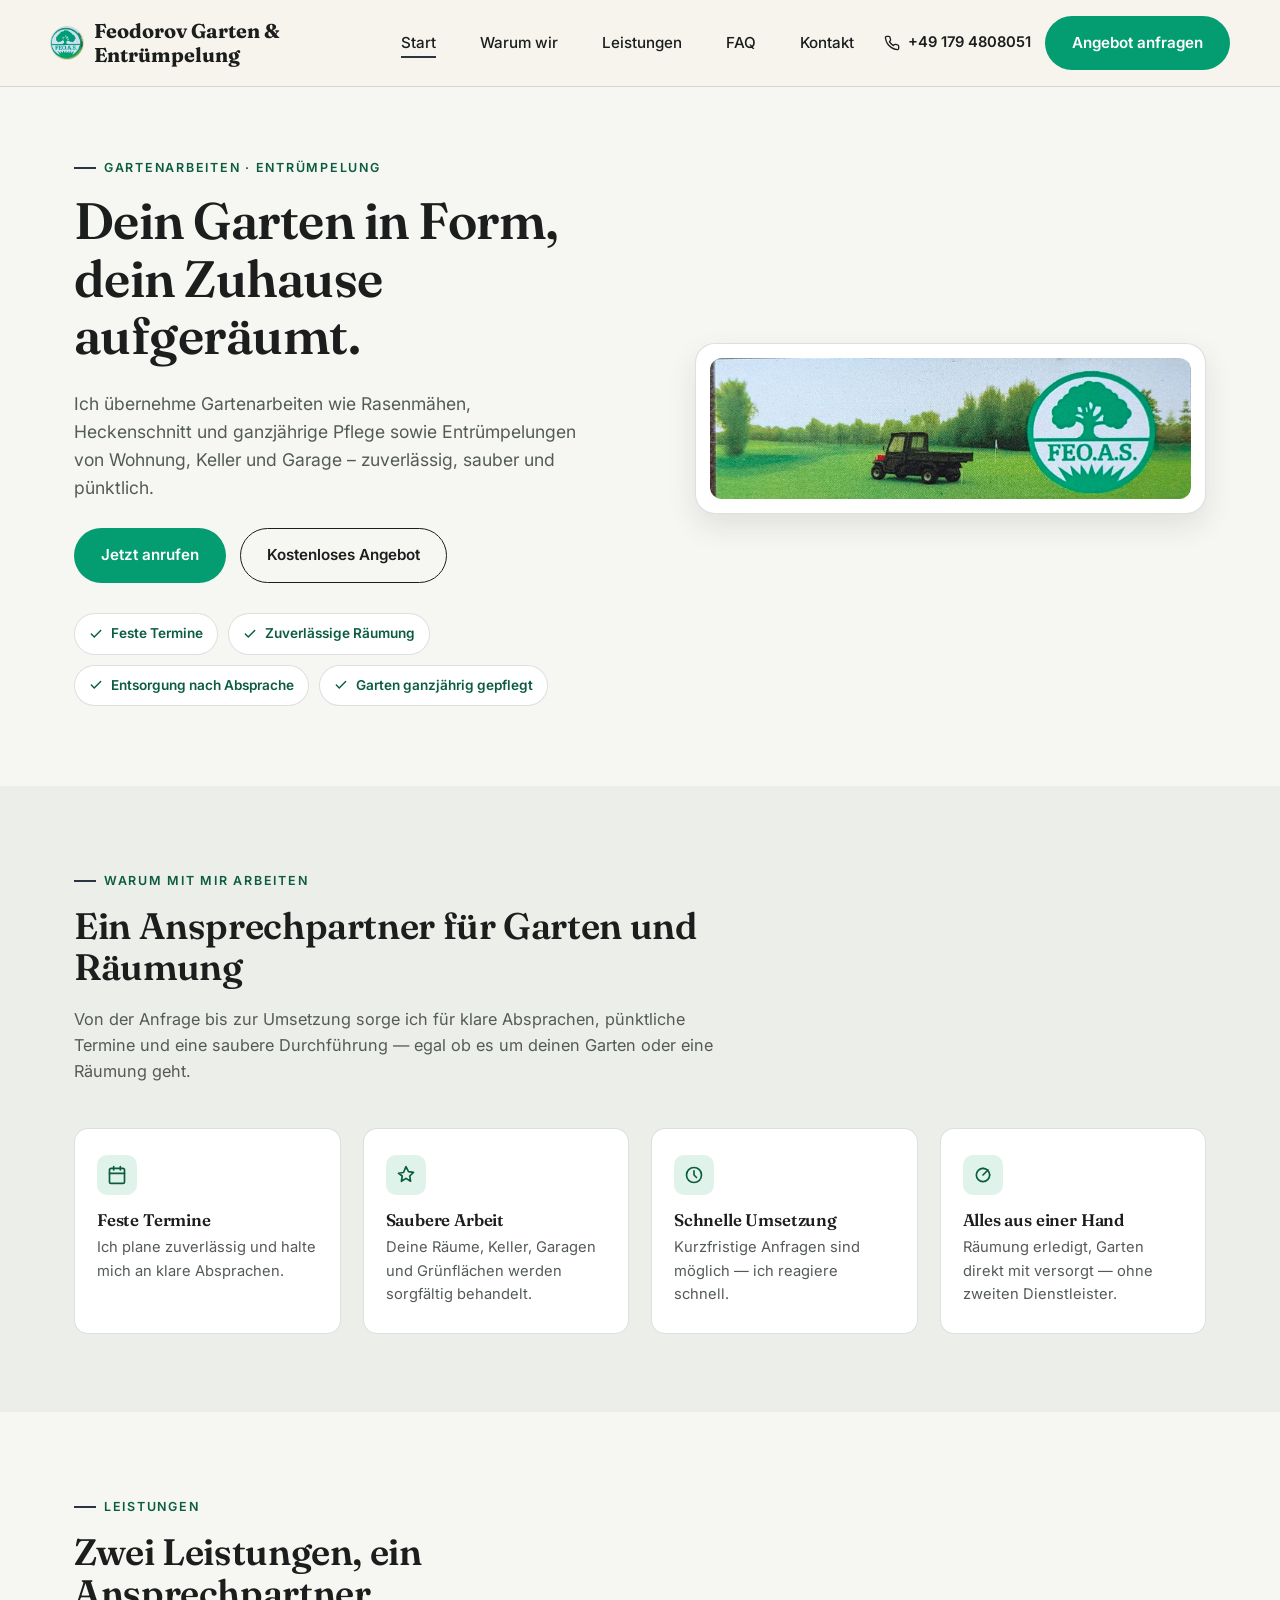
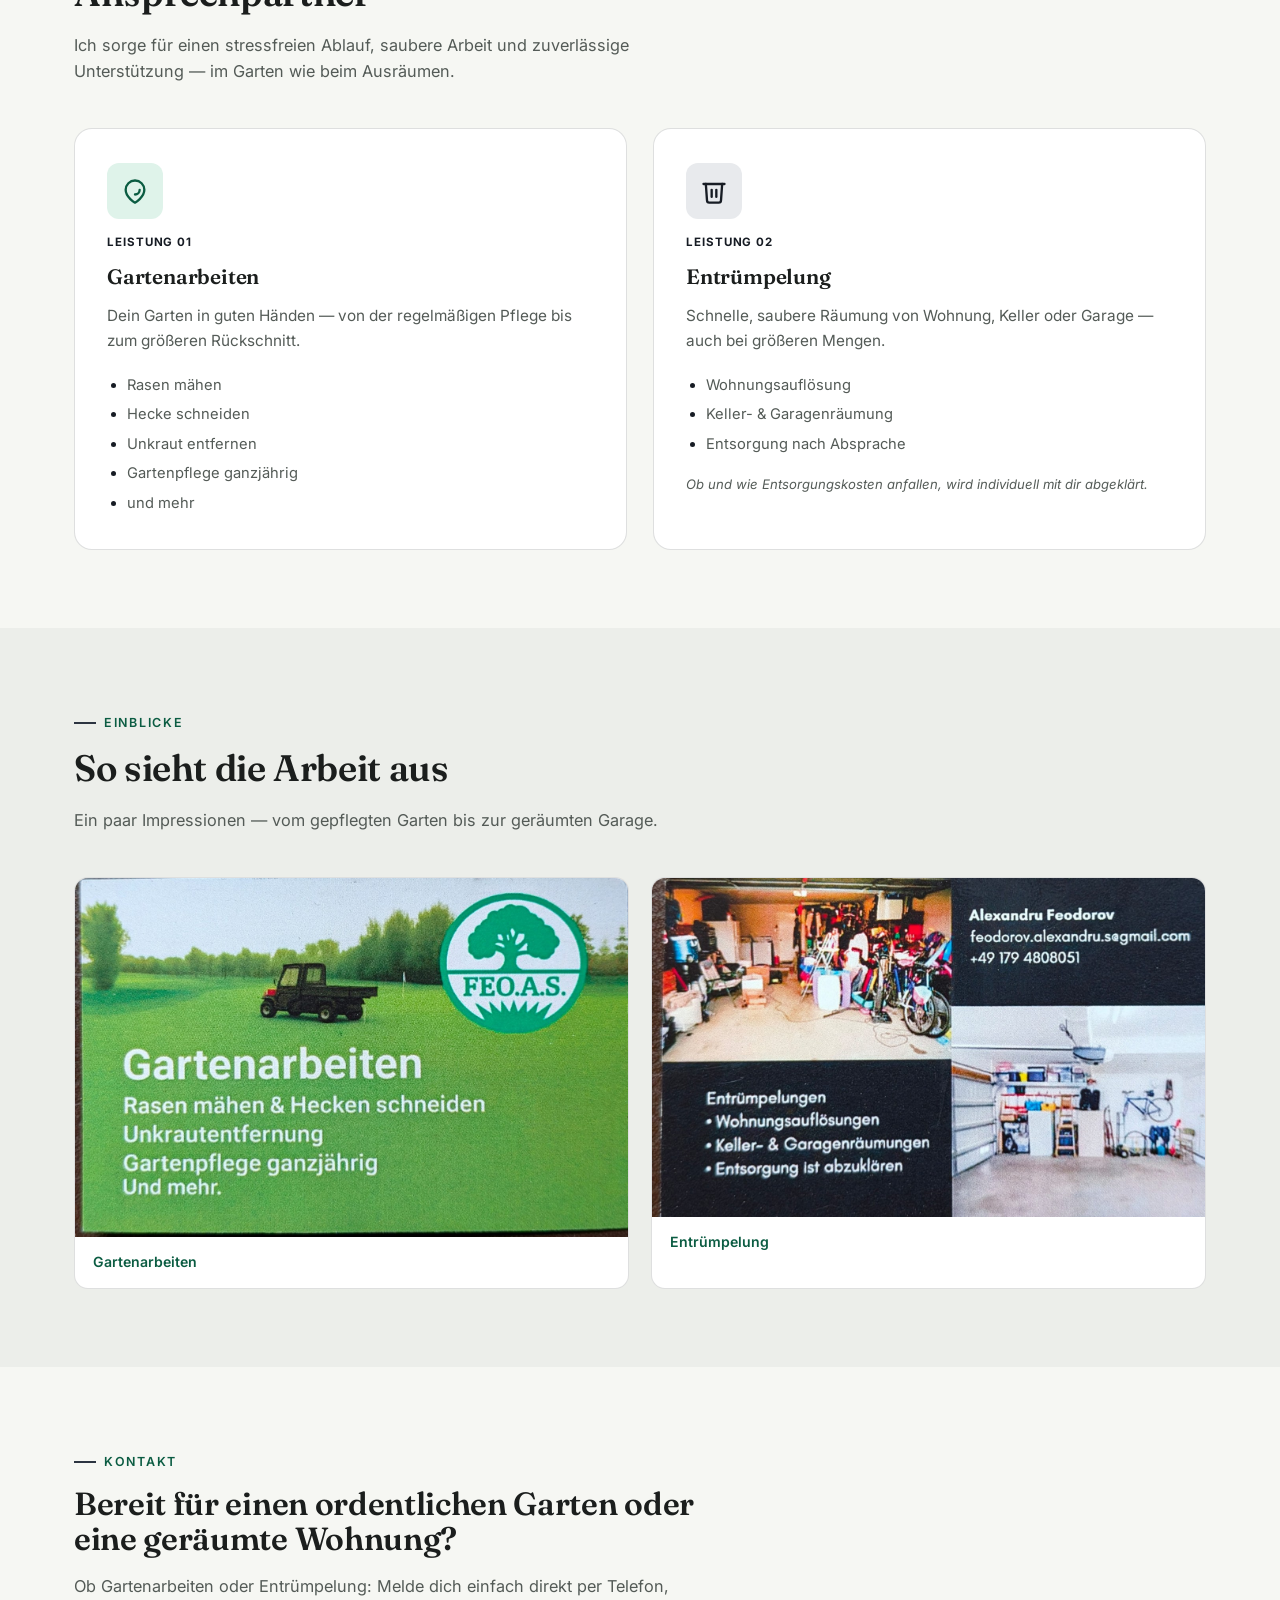
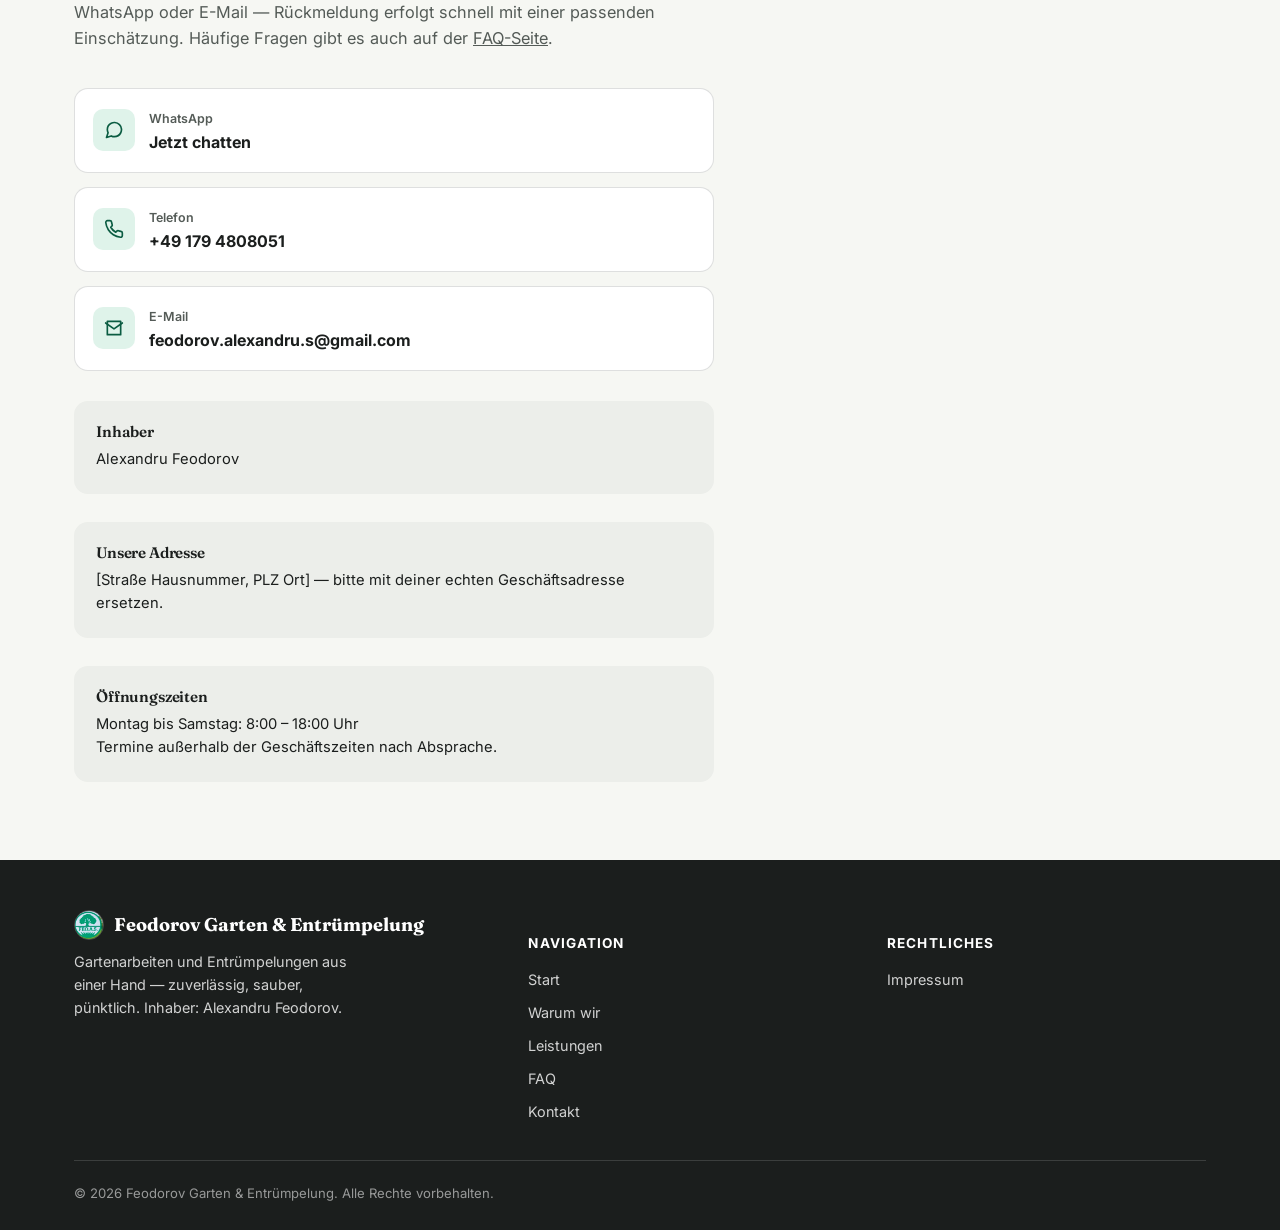
<file: index.html>
<!DOCTYPE html>
<html lang="de">
<head>
<meta charset="UTF-8">
<meta name="viewport" content="width=device-width, initial-scale=1.0">
<title>Feodorov Garten & Entrümpelung – Gartenarbeiten und Entrümpelungen</title>
<meta name="description" content="Gartenarbeiten und Entrümpelungen in Köln, Bonn und Dormagen: Rasen mähen, Heckenschnitt, Gartenpflege, Wohnungsauflösung, Keller- & Garagenräumung. Kostenloses Angebot anfragen.">
<link rel="canonical" href="https://deine-domain.de/">

<!-- ========================================================================
  GOOGLE ADS INTEGRATION
  1) Ersetze AW-XXXXXXXXXX unten mit deiner echten Google Ads Conversion-ID
     (zu finden in Google Ads unter "Tools und Einstellungen" > "Conversions").
  2) Ersetze die Conversion-Label-Platzhalter in js/main.js (Funktion
     trackConversion) mit deinen echten Labels. Du bekommst ein eigenes
     Label pro Conversion-Aktion (Formular, Anruf, WhatsApp-Klick).
========================================================================= -->
<script async src="https://www.googletagmanager.com/gtag/js?id=AW-XXXXXXXXXX"></script>
<script>
  window.dataLayer = window.dataLayer || [];
  function gtag(){dataLayer.push(arguments);}
  gtag('js', new Date());
  gtag('config', 'AW-XXXXXXXXXX'); // <-- Google Ads Conversion-ID hier eintragen
</script>

<link rel="preconnect" href="https://fonts.googleapis.com">
<link rel="preconnect" href="https://fonts.gstatic.com" crossorigin>
<link href="https://fonts.googleapis.com/css2?family=Fraunces:opsz,wght@9..144,400;9..144,500;9..144,600;9..144,700&family=Inter:wght@400;500;600;700&display=swap" rel="stylesheet">
<link rel="stylesheet" href="css/style.css">

<!-- ========================================================================
  STRUKTURIERTE DATEN (JSON-LD / Schema.org)
  WICHTIG: [Platzhalter] (Adresse, Geo-Koordinaten, reviewCount) noch mit
  echten Daten ersetzen — Adresse sollte exakt mit dem Google-Business-Profil
  übereinstimmen (NAP-Konsistenz).
========================================================================= -->
<script type="application/ld+json">
{
  "@context": "https://schema.org",
  "@type": "HomeAndConstructionBusiness",
  "name": "Feodorov Garten & Entrümpelung",
  "founder": { "@type": "Person", "name": "Alexandru Feodorov" },
  "image": "https://deine-domain.de/images/logo.jpg",
  "url": "https://deine-domain.de",
  "telephone": "+491794808051",
  "email": "feodorov.alexandru.s@gmail.com",
  "priceRange": "€€",
  "address": {
    "@type": "PostalAddress",
    "streetAddress": "[Straße Hausnummer]",
    "postalCode": "[PLZ]",
    "addressLocality": "[Ort]",
    "addressCountry": "DE"
  },
  "geo": {
    "@type": "GeoCoordinates",
    "latitude": "[Breitengrad]",
    "longitude": "[Längengrad]"
  },
  "areaServed": [
    { "@type": "City", "name": "Köln" },
    { "@type": "City", "name": "Bonn" },
    { "@type": "City", "name": "Dormagen" }
  ],
  "openingHoursSpecification": [
    {
      "@type": "OpeningHoursSpecification",
      "dayOfWeek": ["Monday","Tuesday","Wednesday","Thursday","Friday","Saturday"],
      "opens": "08:00",
      "closes": "18:00"
    }
  ],
  "hasOfferCatalog": {
    "@type": "OfferCatalog",
    "name": "Leistungen",
    "itemListElement": [
      { "@type": "Offer", "itemOffered": { "@type": "Service", "name": "Gartenarbeiten" } },
      { "@type": "Offer", "itemOffered": { "@type": "Service", "name": "Entrümpelung" } }
    ]
  }
}
</script>
</head>
<body>

<header>
  <div class="wrap nav">
    <a class="logo" href="index.html">
      <span class="logo-mark">
        <img src="images/logo.jpg" alt="FEO.A.S. Logo" width="34" height="34">
      </span>
      Feodorov Garten &amp; Entrümpelung
    </a>
    <nav>
      <ul class="nav-links" id="navLinks">
        <li><a href="index.html#start">Start</a></li>
        <li><a href="index.html#warum">Warum wir</a></li>
        <li><a href="index.html#leistungen">Leistungen</a></li>
        <li><a href="faq.html">FAQ</a></li>
        <li><a href="index.html#kontakt">Kontakt</a></li>
      </ul>
    </nav>
    <div class="nav-right">
      <a class="nav-phone" href="tel:+491794808051" onclick="trackConversion('phone')">
        <svg width="16" height="16" viewBox="0 0 24 24" fill="none" stroke="currentColor" stroke-width="2" stroke-linecap="round" stroke-linejoin="round"><path d="M22 16.92v3a2 2 0 0 1-2.18 2 19.79 19.79 0 0 1-8.63-3.07 19.5 19.5 0 0 1-6-6 19.79 19.79 0 0 1-3.07-8.67A2 2 0 0 1 4.11 2h3a2 2 0 0 1 2 1.72c.127.96.361 1.903.7 2.81a2 2 0 0 1-.45 2.11L8.09 9.91a16 16 0 0 0 6 6l1.27-1.27a2 2 0 0 1 2.11-.45c.907.339 1.85.573 2.81.7A2 2 0 0 1 22 16.92z"/></svg>
        +49 179 4808051
      </a>
      <a class="btn btn-primary" href="index.html#kontakt">Angebot anfragen</a>
      <button class="burger" id="burger" aria-label="Menü öffnen" aria-expanded="false">
        <span></span><span></span><span></span>
      </button>
    </div>
  </div>
</header>

<main id="top">

  <!-- ===== HERO ===== -->
  <section class="hero" id="start">
    <div class="wrap hero-grid">
      <div>
        <span class="eyebrow">Gartenarbeiten · Entrümpelung</span>
        <h1>Dein Garten in Form, dein Zuhause aufgeräumt.</h1>
        <p class="lede">Ich übernehme Gartenarbeiten wie Rasenmähen, Heckenschnitt und ganzjährige Pflege sowie Entrümpelungen von Wohnung, Keller und Garage – zuverlässig, sauber und pünktlich.</p>
        <div class="hero-ctas">
          <a class="btn btn-primary" href="tel:+491794808051" onclick="trackConversion('phone')">Jetzt anrufen</a>
          <a class="btn btn-outline" href="#kontakt">Kostenloses Angebot</a>
        </div>
        <div class="badges">
          <span class="badge"><svg viewBox="0 0 24 24" fill="none" stroke="currentColor" stroke-width="2.5" stroke-linecap="round"><path d="M20 6L9 17l-5-5"/></svg>Feste Termine</span>
          <span class="badge"><svg viewBox="0 0 24 24" fill="none" stroke="currentColor" stroke-width="2.5" stroke-linecap="round"><path d="M20 6L9 17l-5-5"/></svg>Zuverlässige Räumung</span>
          <span class="badge"><svg viewBox="0 0 24 24" fill="none" stroke="currentColor" stroke-width="2.5" stroke-linecap="round"><path d="M20 6L9 17l-5-5"/></svg>Entsorgung nach Absprache</span>
          <span class="badge"><svg viewBox="0 0 24 24" fill="none" stroke="currentColor" stroke-width="2.5" stroke-linecap="round"><path d="M20 6L9 17l-5-5"/></svg>Garten ganzjährig gepflegt</span>
        </div>
      </div>

      <div class="hero-art">
        <div class="art-card">
          <img src="images/hero-garten.jpg" alt="Firmenfahrzeug bei der Rasenpflege auf einer gepflegten Grünfläche, im Hintergrund das FEO.A.S. Logo" width="1600" height="469" loading="eager">
        </div>

       
      </div>
    </div>
  </section>

  <!-- ===== WARUM WIR ===== -->
  <section class="why" id="warum">
    <div class="wrap">
      <div class="section-head">
        <span class="eyebrow">Warum mit mir arbeiten</span>
        <h2>Ein Ansprechpartner für Garten und Räumung</h2>
        <p>Von der Anfrage bis zur Umsetzung sorge ich für klare Absprachen, pünktliche Termine und eine saubere Durchführung — egal ob es um deinen Garten oder eine Räumung geht.</p>
      </div>
      <div class="why-grid">
        <div class="why-card">
          <div class="icon"><svg viewBox="0 0 24 24" fill="none" stroke="currentColor" stroke-width="2" stroke-linecap="round" stroke-linejoin="round"><rect x="3" y="4" width="18" height="18" rx="2"/><line x1="16" y1="2" x2="16" y2="6"/><line x1="8" y1="2" x2="8" y2="6"/><line x1="3" y1="10" x2="21" y2="10"/></svg></div>
          <h3>Feste Termine</h3>
          <p>Ich plane zuverlässig und halte mich an klare Absprachen.</p>
        </div>
        <div class="why-card">
          <div class="icon"><svg viewBox="0 0 24 24" fill="none" stroke="currentColor" stroke-width="2" stroke-linecap="round" stroke-linejoin="round"><path d="M12 2l3 6 6 .9-4.5 4.3 1 6.3L12 16l-5.5 3.5 1-6.3L3 9.9 9 9z"/></svg></div>
          <h3>Saubere Arbeit</h3>
          <p>Deine Räume, Keller, Garagen und Grünflächen werden sorgfältig behandelt.</p>
        </div>
        <div class="why-card">
          <div class="icon"><svg viewBox="0 0 24 24" fill="none" stroke="currentColor" stroke-width="2" stroke-linecap="round" stroke-linejoin="round"><circle cx="12" cy="12" r="9"/><polyline points="12 7 12 12 15 15"/></svg></div>
          <h3>Schnelle Umsetzung</h3>
          <p>Kurzfristige Anfragen sind möglich — ich reagiere schnell.</p>
        </div>
        <div class="why-card">
          <div class="icon"><svg viewBox="0 0 24 24" fill="none" stroke="currentColor" stroke-width="2" stroke-linecap="round" stroke-linejoin="round"><path d="M20 12a8 8 0 1 1-8-8"/><path d="M12 4a8 8 0 0 1 8 8"/><path d="M12 12l6-6"/></svg></div>
          <h3>Alles aus einer Hand</h3>
          <p>Räumung erledigt, Garten direkt mit versorgt — ohne zweiten Dienstleister.</p>
        </div>
      </div>
    </div>
  </section>

  <!-- ===== LEISTUNGEN ===== -->
  <section id="leistungen">
    <div class="wrap">
      <div class="section-head">
        <span class="eyebrow">Leistungen</span>
        <h2>Zwei Leistungen, ein Ansprechpartner</h2>
        <p>Ich sorge für einen stressfreien Ablauf, saubere Arbeit und zuverlässige Unterstützung — im Garten wie beim Ausräumen.</p>
      </div>
      <div class="services-grid">
        <div class="service-card moss">
          <div class="icon-lg"><svg viewBox="0 0 24 24" fill="none" stroke="currentColor" stroke-width="2" stroke-linecap="round" stroke-linejoin="round"><path d="M12 22s-8-4.5-8-11a8 8 0 0 1 16 0c0 6.5-8 11-8 11z"/><path d="M12 15a4 4 0 0 0 4-4"/></svg></div>
          <span class="tag">Leistung 01</span>
          <h3>Gartenarbeiten</h3>
          <p>Dein Garten in guten Händen — von der regelmäßigen Pflege bis zum größeren Rückschnitt.</p>
          <ul>
            <li>Rasen mähen</li>
            <li>Hecke schneiden</li>
            <li>Unkraut entfernen</li>
            <li>Gartenpflege ganzjährig</li>
            <li>und mehr</li>
          </ul>
        </div>
        <div class="service-card kraft">
          <div class="icon-lg"><svg viewBox="0 0 24 24" fill="none" stroke="currentColor" stroke-width="2" stroke-linecap="round" stroke-linejoin="round"><polyline points="3 6 5 6 21 6"/><path d="M19 6l-1 14a2 2 0 0 1-2 2H8a2 2 0 0 1-2-2L5 6"/><path d="M10 11v6"/><path d="M14 11v6"/></svg></div>
          <span class="tag">Leistung 02</span>
          <h3>Entrümpelung</h3>
          <p>Schnelle, saubere Räumung von Wohnung, Keller oder Garage — auch bei größeren Mengen.</p>
          <ul>
            <li>Wohnungsauflösung</li>
            <li>Keller- &amp; Garagenräumung</li>
            <li>Entsorgung nach Absprache</li>
          </ul>
          <p class="note">Ob und wie Entsorgungskosten anfallen, wird individuell mit dir abgeklärt.</p>
        </div>
      </div>
    </div>
  </section>

  <!-- ===== GALERIE / EINBLICKE ===== -->
  <section class="gallery" id="einblicke">
    <div class="wrap">
      <div class="section-head">
        <span class="eyebrow">Einblicke</span>
        <h2>So sieht die Arbeit aus</h2>
        <p>Ein paar Impressionen — vom gepflegten Garten bis zur geräumten Garage.</p>
      </div>
      <div class="gallery-grid">
        <div class="gallery-item">
          <img src="images/karte-gartenarbeiten.jpg" alt="FEO.A.S. Leistungskarte Gartenarbeiten: Rasen mähen, Hecken schneiden, Unkraut entfernen, ganzjährige Gartenpflege" loading="lazy">
          <div class="cap">Gartenarbeiten</div>
        </div>
        <div class="gallery-item">
          <img src="images/karte-entruempelung.jpg" alt="FEO.A.S. Leistungskarte Entrümpelung: Wohnungsauflösungen, Keller- und Garagenräumungen" loading="lazy">
          <div class="cap">Entrümpelung</div>
        </div>
      </div>
    </div>
  </section>

  <!-- ===== KONTAKT ===== -->
  <section id="kontakt">
    <div class="wrap">
      <div class="section-head" style="margin-bottom:36px;">
        <span class="eyebrow">Kontakt</span>
        <h2 style="font-size:2rem;">Bereit für einen ordentlichen Garten oder eine geräumte Wohnung?</h2>
        <p style="color:var(--ink-soft);">Ob Gartenarbeiten oder Entrümpelung: Melde dich einfach direkt per Telefon, WhatsApp oder E-Mail — Rückmeldung erfolgt schnell mit einer passenden Einschätzung. Häufige Fragen gibt es auch auf der <a href="faq.html" style="text-decoration:underline;">FAQ-Seite</a>.</p>
      </div>

      <div class="contact-methods" style="max-width:640px;">
        <a class="contact-method" href="https://wa.me/491794808051" onclick="trackConversion('whatsapp')">
          <span class="icon-sm"><svg viewBox="0 0 24 24" fill="none" stroke="currentColor" stroke-width="2" stroke-linecap="round" stroke-linejoin="round"><path d="M21 11.5a8.38 8.38 0 0 1-.9 3.8 8.5 8.5 0 0 1-7.6 4.7 8.38 8.38 0 0 1-3.8-.9L3 21l1.9-5.7a8.38 8.38 0 0 1-.9-3.8 8.5 8.5 0 0 1 4.7-7.6 8.38 8.38 0 0 1 3.8-.9h.5a8.48 8.48 0 0 1 8 8v.5z"/></svg></span>
          <span><span class="label">WhatsApp</span><br><span class="value">Jetzt chatten</span></span>
        </a>
        <a class="contact-method" href="tel:+491794808051" onclick="trackConversion('phone')">
          <span class="icon-sm"><svg viewBox="0 0 24 24" fill="none" stroke="currentColor" stroke-width="2" stroke-linecap="round" stroke-linejoin="round"><path d="M22 16.92v3a2 2 0 0 1-2.18 2 19.79 19.79 0 0 1-8.63-3.07 19.5 19.5 0 0 1-6-6 19.79 19.79 0 0 1-3.07-8.67A2 2 0 0 1 4.11 2h3a2 2 0 0 1 2 1.72c.127.96.361 1.903.7 2.81a2 2 0 0 1-.45 2.11L8.09 9.91a16 16 0 0 0 6 6l1.27-1.27a2 2 0 0 1 2.11-.45c.907.339 1.85.573 2.81.7A2 2 0 0 1 22 16.92z"/></svg></span>
          <span><span class="label">Telefon</span><br><span class="value">+49 179 4808051</span></span>
        </a>
        <a class="contact-method" href="mailto:feodorov.alexandru.s@gmail.com">
          <span class="icon-sm"><svg viewBox="0 0 24 24" fill="none" stroke="currentColor" stroke-width="2" stroke-linecap="round" stroke-linejoin="round"><path d="M4 4h16v16H4z"/><polyline points="22,6 12,13 2,6"/></svg></span>
          <span><span class="label">E-Mail</span><br><span class="value">feodorov.alexandru.s@gmail.com</span></span>
        </a>
      </div>

      <div style="max-width:640px;display:flex;flex-direction:column;gap:14px;margin-top:14px;">
        <div class="info-block">
          <h4>Inhaber</h4>
          <p style="margin:0;">Alexandru Feodorov</p>
        </div>
        <div class="info-block">
          <h4>Unsere Adresse</h4>
          <p style="margin:0;">[Straße Hausnummer, PLZ Ort] — bitte mit deiner echten Geschäftsadresse ersetzen.</p>
        </div>
        <div class="info-block">
          <h4>Öffnungszeiten</h4>
          <p style="margin:0;">Montag bis Samstag: 8:00 – 18:00 Uhr<br>Termine außerhalb der Geschäftszeiten nach Absprache.</p>
        </div>
      </div>
    </div>
  </section>

</main>

<footer>
  <div class="wrap">
    <div class="footer-grid">
      <div>
        <div class="footer-logo">
          <span class="logo-mark"><img src="images/logo.jpg" alt="FEO.A.S. Logo" width="30" height="30"></span>
          Feodorov Garten &amp; Entrümpelung
        </div>
        <p style="font-size:.9rem;max-width:32ch;">Gartenarbeiten und Entrümpelungen aus einer Hand — zuverlässig, sauber, pünktlich. Inhaber: Alexandru Feodorov.</p>
      </div>
      <div>
        <h5>Navigation</h5>
        <ul>
          <li><a href="index.html#start">Start</a></li>
          <li><a href="index.html#warum">Warum wir</a></li>
          <li><a href="index.html#leistungen">Leistungen</a></li>
          <li><a href="faq.html">FAQ</a></li>
          <li><a href="index.html#kontakt">Kontakt</a></li>
        </ul>
      </div>
      <div>
        <h5>Rechtliches</h5>
        <ul>
          <li><a href="impressum.html">Impressum</a></li>
        </ul>
      </div>
    </div>
    <div class="footer-bottom">
      <span>© 2026 Feodorov Garten &amp; Entrümpelung. Alle Rechte vorbehalten.</span>
    </div>
  </div>
</footer>

<div class="mobile-cta">
  <a class="btn btn-outline" href="tel:+491794808051" onclick="trackConversion('phone')">Anrufen</a>
  <a class="btn btn-primary" href="index.html#kontakt">Angebot</a>
</div>

<script src="js/main.js"></script>
</body>
</html>
</file>
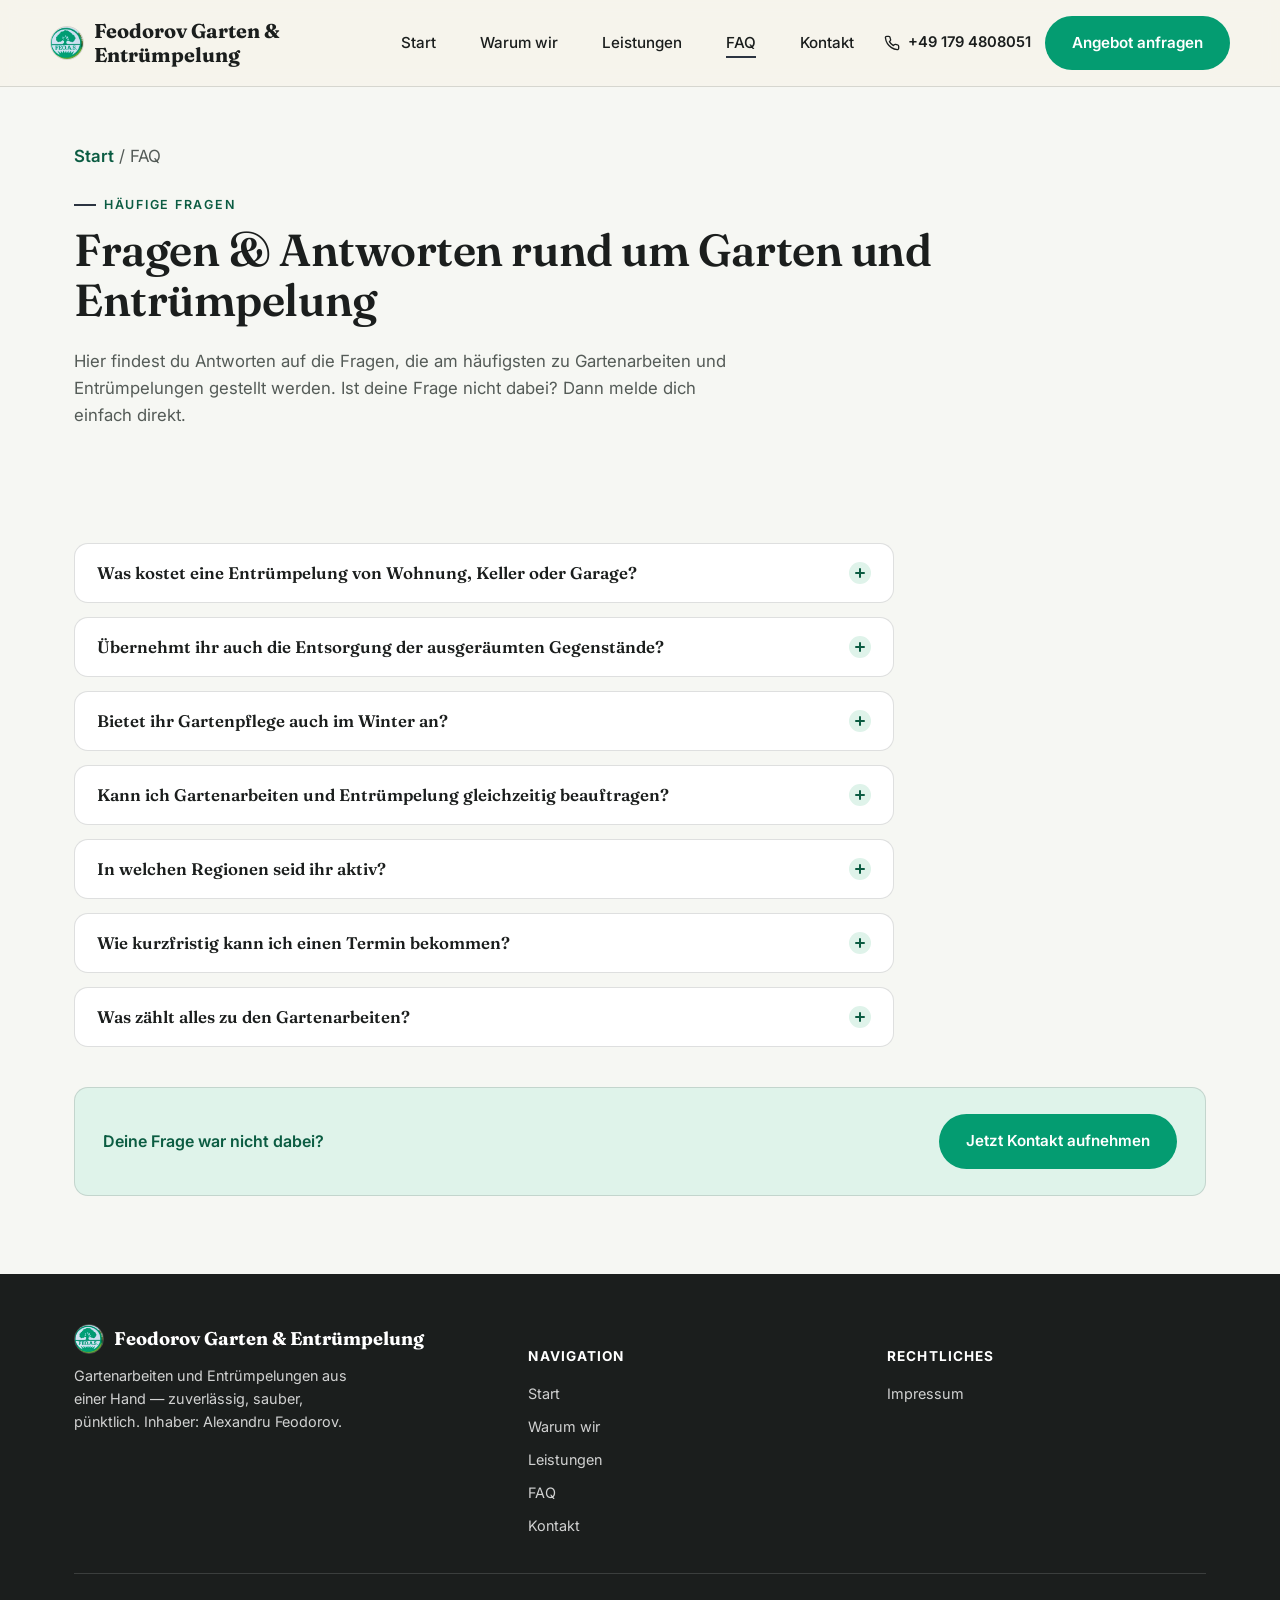
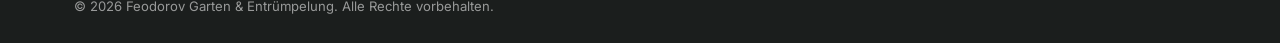
<file: faq.html>
<!DOCTYPE html>
<html lang="de">
<head>
<meta charset="UTF-8">
<meta name="viewport" content="width=device-width, initial-scale=1.0">
<title>Häufige Fragen (FAQ) – Feodorov Garten & Entrümpelung</title>
<meta name="description" content="Antworten auf häufige Fragen zu Gartenarbeiten und Entrümpelungen bei Feodorov Garten & Entrümpelung in Köln, Bonn und Dormagen.">
<link rel="canonical" href="https://deine-domain.de/faq.html">

<!-- Google tag (gtag.js) -->
<script async src="https://www.googletagmanager.com/gtag/js?id=AW-XXXXXXXXXX"></script>
<script>
  window.dataLayer = window.dataLayer || [];
  function gtag(){dataLayer.push(arguments);}
  gtag('js', new Date());
  gtag('config', 'AW-XXXXXXXXXX'); // <-- Google Ads Conversion-ID hier eintragen
</script>

<link rel="preconnect" href="https://fonts.googleapis.com">
<link rel="preconnect" href="https://fonts.gstatic.com" crossorigin>
<link href="https://fonts.googleapis.com/css2?family=Fraunces:opsz,wght@9..144,400;9..144,500;9..144,600;9..144,700&family=Inter:wght@400;500;600;700&display=swap" rel="stylesheet">
<link rel="stylesheet" href="css/style.css">

<!-- FAQPage Schema — hilft Google-Rich-Snippets & KI-Suchsystemen,
     diese Fragen/Antworten direkt zu erkennen und zu zitieren.
     Muss inhaltlich exakt zu den sichtbaren FAQ-Texten unten passen. -->
<script type="application/ld+json">
{
  "@context": "https://schema.org",
  "@type": "FAQPage",
  "mainEntity": [
    {
      "@type": "Question",
      "name": "Was kostet eine Entrümpelung von Wohnung, Keller oder Garage?",
      "acceptedAnswer": {
        "@type": "Answer",
        "text": "Der Preis hängt von Menge, Zugänglichkeit und davon ab, ob und wie viel entsorgt werden muss. Nach einer kurzen Anfrage über das Formular oder Telefon gibt es eine unverbindliche, kostenlose Einschätzung."
      }
    },
    {
      "@type": "Question",
      "name": "Übernehmt ihr auch die Entsorgung der ausgeräumten Gegenstände?",
      "acceptedAnswer": {
        "@type": "Answer",
        "text": "Das wird individuell für jeden Auftrag abgeklärt, da der Aufwand stark vom Umfang und der Art der Gegenstände abhängt. Am besten kurz Kontakt aufnehmen und den Umfang schildern."
      }
    },
    {
      "@type": "Question",
      "name": "Bietet ihr Gartenpflege auch im Winter an?",
      "acceptedAnswer": {
        "@type": "Answer",
        "text": "Ja. Neben Rasenmähen und Heckenschnitt in der Wachstumsperiode werden auch saisonale Arbeiten außerhalb des Sommers übernommen, ganzjährige Gartenpflege ist ausdrücklich Teil des Angebots."
      }
    },
    {
      "@type": "Question",
      "name": "Kann ich Gartenarbeiten und Entrümpelung gleichzeitig beauftragen?",
      "acceptedAnswer": {
        "@type": "Answer",
        "text": "Ja, beide Leistungen werden aus einer Hand übernommen, sodass nur ein Ansprechpartner für beide Aufträge nötig ist."
      }
    },
    {
      "@type": "Question",
      "name": "In welchen Regionen seid ihr aktiv?",
      "acceptedAnswer": {
        "@type": "Answer",
        "text": "Der Einsatz erfolgt schwerpunktmäßig in Köln, Bonn, Dormagen und der näheren Umgebung."
      }
    },
    {
      "@type": "Question",
      "name": "Wie kurzfristig kann ich einen Termin bekommen?",
      "acceptedAnswer": {
        "@type": "Answer",
        "text": "Auch kurzfristige Anfragen werden nach Möglichkeit berücksichtigt. Am schnellsten erfolgt eine Rückmeldung telefonisch oder per WhatsApp."
      }
    },
    {
      "@type": "Question",
      "name": "Was zählt alles zu den Gartenarbeiten?",
      "acceptedAnswer": {
        "@type": "Answer",
        "text": "Dazu gehören unter anderem Rasenmähen, Heckenschnitt, Unkraut entfernen und ganzjährige Gartenpflege. Bei individuellen Wünschen einfach kurz Kontakt aufnehmen."
      }
    }
  ]
}
</script>
</head>
<body>

<header>
  <div class="wrap nav">
    <a class="logo" href="index.html">
      <span class="logo-mark">
        <img src="images/logo.jpg" alt="FEO.A.S. Logo" width="34" height="34">
      </span>
      Feodorov Garten &amp; Entrümpelung
    </a>
    <nav>
      <ul class="nav-links" id="navLinks">
        <li><a href="index.html#start">Start</a></li>
        <li><a href="index.html#warum">Warum wir</a></li>
        <li><a href="index.html#leistungen">Leistungen</a></li>
        <li><a href="faq.html">FAQ</a></li>
        <li><a href="index.html#kontakt">Kontakt</a></li>
      </ul>
    </nav>
    <div class="nav-right">
      <a class="nav-phone" href="tel:+491794808051" onclick="trackConversion('phone')">
        <svg width="16" height="16" viewBox="0 0 24 24" fill="none" stroke="currentColor" stroke-width="2" stroke-linecap="round" stroke-linejoin="round"><path d="M22 16.92v3a2 2 0 0 1-2.18 2 19.79 19.79 0 0 1-8.63-3.07 19.5 19.5 0 0 1-6-6 19.79 19.79 0 0 1-3.07-8.67A2 2 0 0 1 4.11 2h3a2 2 0 0 1 2 1.72c.127.96.361 1.903.7 2.81a2 2 0 0 1-.45 2.11L8.09 9.91a16 16 0 0 0 6 6l1.27-1.27a2 2 0 0 1 2.11-.45c.907.339 1.85.573 2.81.7A2 2 0 0 1 22 16.92z"/></svg>
        +49 179 4808051
      </a>
      <a class="btn btn-primary" href="index.html#kontakt">Angebot anfragen</a>
      <button class="burger" id="burger" aria-label="Menü öffnen" aria-expanded="false">
        <span></span><span></span><span></span>
      </button>
    </div>
  </div>
</header>

<main>
  <section class="page-hero">
    <div class="wrap">
      <p class="breadcrumb"><a href="index.html">Start</a> / FAQ</p>
      <span class="eyebrow">Häufige Fragen</span>
      <h1>Fragen &amp; Antworten rund um Garten und Entrümpelung</h1>
      <p>Hier findest du Antworten auf die Fragen, die am häufigsten zu Gartenarbeiten und Entrümpelungen gestellt werden. Ist deine Frage nicht dabei? Dann melde dich einfach direkt.</p>
    </div>
  </section>

  <section>
    <div class="wrap">
      <div class="faq-list" id="faqList">
        <div class="faq-item">
          <button class="faq-q" type="button">
            Was kostet eine Entrümpelung von Wohnung, Keller oder Garage?
            <span class="plus"></span>
          </button>
          <div class="faq-a">
            <p>Der Preis hängt von Menge, Zugänglichkeit und davon ab, ob und wie viel entsorgt werden muss. Nach einer kurzen Anfrage über das Formular oder Telefon gibt es eine unverbindliche, kostenlose Einschätzung.</p>
          </div>
        </div>
        <div class="faq-item">
          <button class="faq-q" type="button">
            Übernehmt ihr auch die Entsorgung der ausgeräumten Gegenstände?
            <span class="plus"></span>
          </button>
          <div class="faq-a">
            <p>Das wird individuell für jeden Auftrag abgeklärt, da der Aufwand stark vom Umfang und der Art der Gegenstände abhängt. Am besten kurz Kontakt aufnehmen und den Umfang schildern.</p>
          </div>
        </div>
        <div class="faq-item">
          <button class="faq-q" type="button">
            Bietet ihr Gartenpflege auch im Winter an?
            <span class="plus"></span>
          </button>
          <div class="faq-a">
            <p>Ja. Neben Rasenmähen und Heckenschnitt in der Wachstumsperiode werden auch saisonale Arbeiten außerhalb des Sommers übernommen — ganzjährige Gartenpflege ist ausdrücklich Teil des Angebots.</p>
          </div>
        </div>
        <div class="faq-item">
          <button class="faq-q" type="button">
            Kann ich Gartenarbeiten und Entrümpelung gleichzeitig beauftragen?
            <span class="plus"></span>
          </button>
          <div class="faq-a">
            <p>Ja, das ist sogar einer der Hauptvorteile: Beide Leistungen werden aus einer Hand übernommen, sodass du nur einen Ansprechpartner für beide Aufträge hast.</p>
          </div>
        </div>
        <div class="faq-item">
          <button class="faq-q" type="button">
            In welchen Regionen seid ihr aktiv?
            <span class="plus"></span>
          </button>
          <div class="faq-a">
            <p>Der Einsatz erfolgt schwerpunktmäßig in Köln, Bonn, Dormagen und der näheren Umgebung. Bei Fragen zu deiner Region einfach kurz melden.</p>
          </div>
        </div>
        <div class="faq-item">
          <button class="faq-q" type="button">
            Wie kurzfristig kann ich einen Termin bekommen?
            <span class="plus"></span>
          </button>
          <div class="faq-a">
            <p>Auch kurzfristige Anfragen werden nach Möglichkeit berücksichtigt. Je früher du anfragst, desto größer die Auswahl an Terminen — am schnellsten geht es telefonisch oder per WhatsApp.</p>
          </div>
        </div>
        <div class="faq-item">
          <button class="faq-q" type="button">
            Was zählt alles zu den Gartenarbeiten?
            <span class="plus"></span>
          </button>
          <div class="faq-a">
            <p>Dazu gehören unter anderem Rasenmähen, Heckenschnitt, Unkraut entfernen und ganzjährige Gartenpflege. Bei individuellen Wünschen einfach kurz Kontakt aufnehmen.</p>
          </div>
        </div>
      </div>

      <div class="faq-cta">
        <p>Deine Frage war nicht dabei?</p>
        <a class="btn btn-primary" href="index.html#kontakt">Jetzt Kontakt aufnehmen</a>
      </div>
    </div>
  </section>
</main>

<footer>
  <div class="wrap">
    <div class="footer-grid">
      <div>
        <div class="footer-logo">
          <span class="logo-mark"><img src="images/logo.jpg" alt="FEO.A.S. Logo" width="30" height="30"></span>
          Feodorov Garten &amp; Entrümpelung
        </div>
        <p style="font-size:.9rem;max-width:32ch;">Gartenarbeiten und Entrümpelungen aus einer Hand — zuverlässig, sauber, pünktlich. Inhaber: Alexandru Feodorov.</p>
      </div>
      <div>
        <h5>Navigation</h5>
        <ul>
          <li><a href="index.html#start">Start</a></li>
          <li><a href="index.html#warum">Warum wir</a></li>
          <li><a href="index.html#leistungen">Leistungen</a></li>
          <li><a href="faq.html">FAQ</a></li>
          <li><a href="index.html#kontakt">Kontakt</a></li>
        </ul>
      </div>
      <div>
        <h5>Rechtliches</h5>
        <ul>
          <li><a href="impressum.html">Impressum</a></li>
        </ul>
      </div>
    </div>
    <div class="footer-bottom">
      <span>© 2026 Feodorov Garten &amp; Entrümpelung. Alle Rechte vorbehalten.</span>
    </div>
  </div>
</footer>

<div class="mobile-cta">
  <a class="btn btn-outline" href="tel:+491794808051" onclick="trackConversion('phone')">Anrufen</a>
  <a class="btn btn-primary" href="index.html#kontakt">Angebot</a>
</div>

<script src="js/main.js"></script>
</body>
</html>
</file>
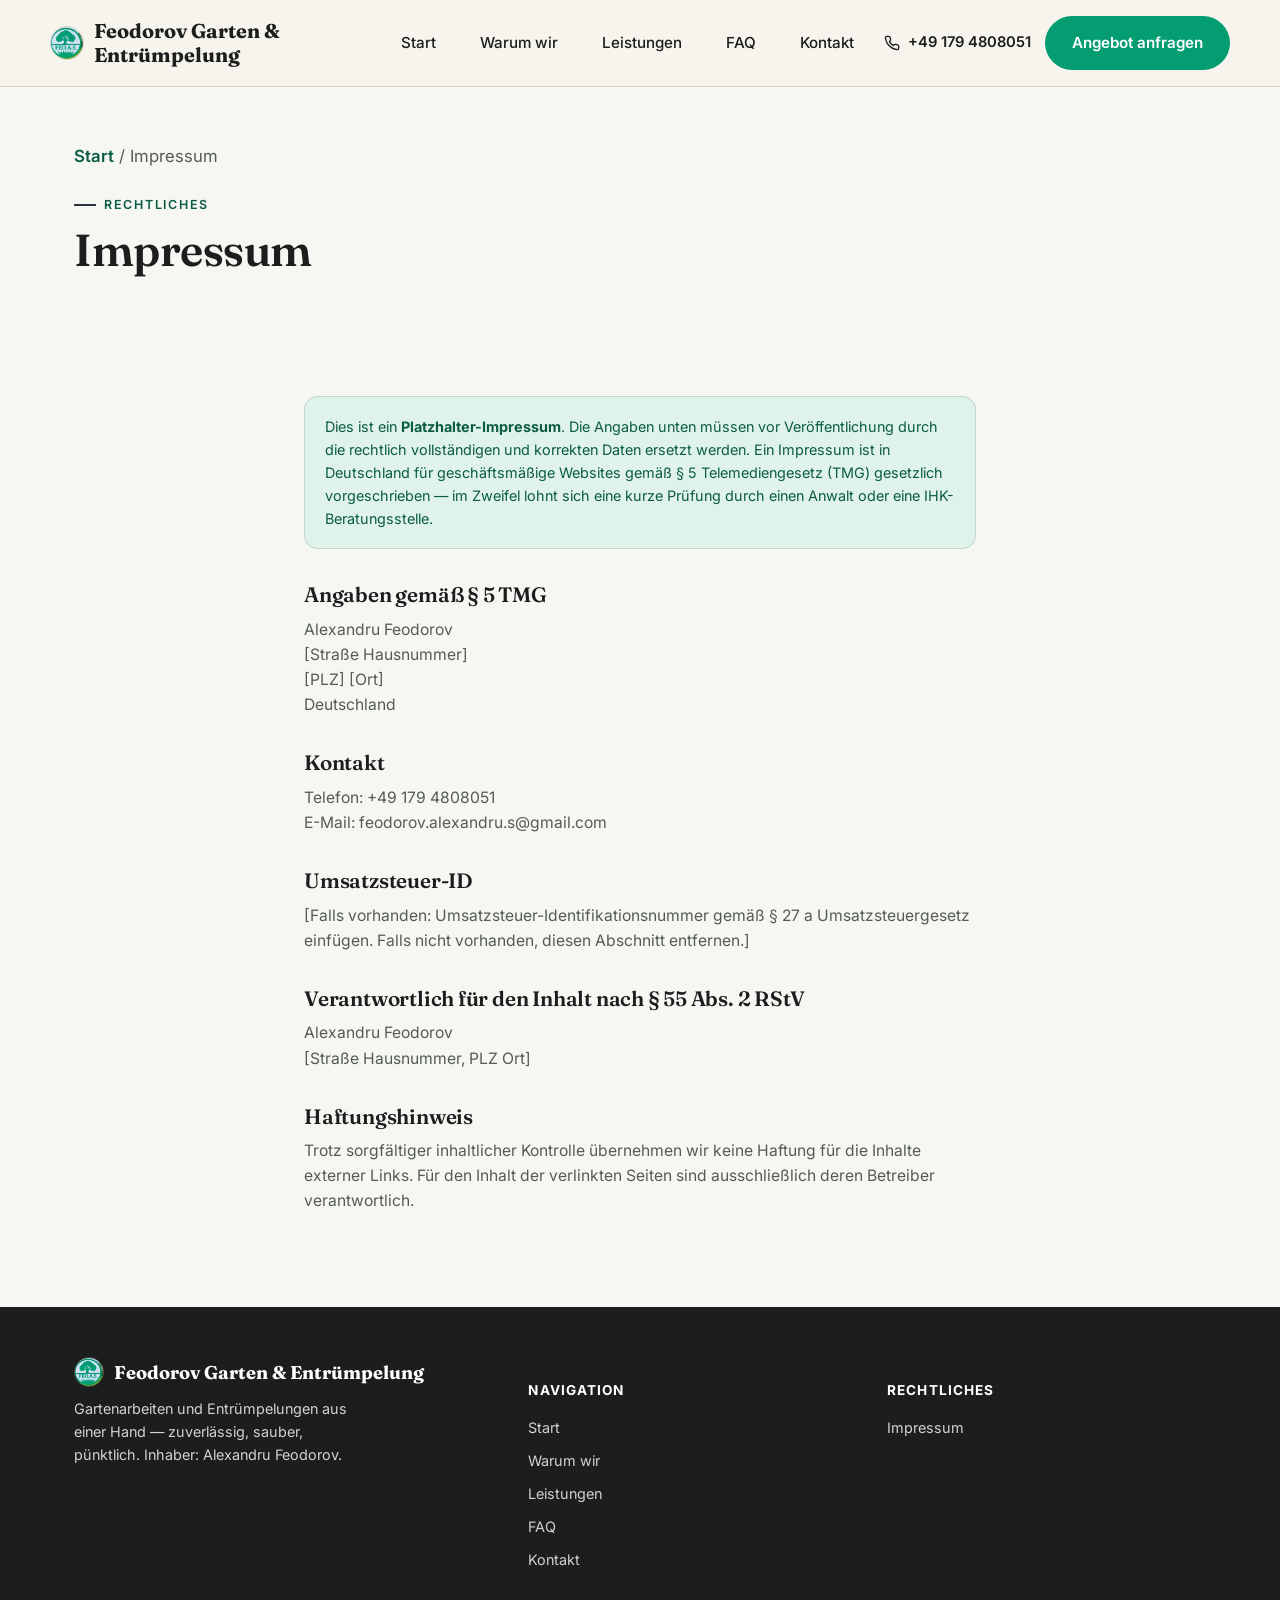
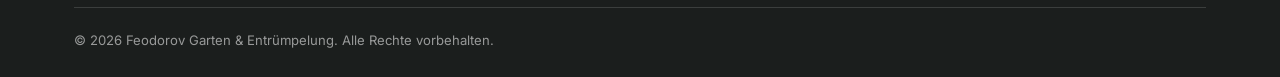
<file: impressum.html>
<!DOCTYPE html>
<html lang="de">
<head>
<meta charset="UTF-8">
<meta name="viewport" content="width=device-width, initial-scale=1.0">
<title>Impressum – Feodorov Garten & Entrümpelung</title>
<meta name="description" content="Impressum von Feodorov Garten & Entrümpelung.">
<meta name="robots" content="noindex">
<link rel="canonical" href="https://deine-domain.de/impressum.html">

<link rel="preconnect" href="https://fonts.googleapis.com">
<link rel="preconnect" href="https://fonts.gstatic.com" crossorigin>
<link href="https://fonts.googleapis.com/css2?family=Fraunces:opsz,wght@9..144,400;9..144,500;9..144,600;9..144,700&family=Inter:wght@400;500;600;700&display=swap" rel="stylesheet">
<link rel="stylesheet" href="css/style.css">
</head>
<body>

<header>
  <div class="wrap nav">
    <a class="logo" href="index.html">
      <span class="logo-mark">
        <img src="images/logo.jpg" alt="FEO.A.S. Logo" width="34" height="34">
      </span>
      Feodorov Garten &amp; Entrümpelung
    </a>
    <nav>
      <ul class="nav-links" id="navLinks">
        <li><a href="index.html#start">Start</a></li>
        <li><a href="index.html#warum">Warum wir</a></li>
        <li><a href="index.html#leistungen">Leistungen</a></li>
        <li><a href="faq.html">FAQ</a></li>
        <li><a href="index.html#kontakt">Kontakt</a></li>
      </ul>
    </nav>
    <div class="nav-right">
      <a class="nav-phone" href="tel:+491794808051">
        <svg width="16" height="16" viewBox="0 0 24 24" fill="none" stroke="currentColor" stroke-width="2" stroke-linecap="round" stroke-linejoin="round"><path d="M22 16.92v3a2 2 0 0 1-2.18 2 19.79 19.79 0 0 1-8.63-3.07 19.5 19.5 0 0 1-6-6 19.79 19.79 0 0 1-3.07-8.67A2 2 0 0 1 4.11 2h3a2 2 0 0 1 2 1.72c.127.96.361 1.903.7 2.81a2 2 0 0 1-.45 2.11L8.09 9.91a16 16 0 0 0 6 6l1.27-1.27a2 2 0 0 1 2.11-.45c.907.339 1.85.573 2.81.7A2 2 0 0 1 22 16.92z"/></svg>
        +49 179 4808051
      </a>
      <a class="btn btn-primary" href="index.html#kontakt">Angebot anfragen</a>
      <button class="burger" id="burger" aria-label="Menü öffnen" aria-expanded="false">
        <span></span><span></span><span></span>
      </button>
    </div>
  </div>
</header>

<main>
  <section class="page-hero">
    <div class="wrap">
      <p class="breadcrumb"><a href="index.html">Start</a> / Impressum</p>
      <span class="eyebrow">Rechtliches</span>
      <h1>Impressum</h1>
    </div>
  </section>

  <section>
    <div class="wrap legal-content">
      <div class="placeholder-note">
        Dies ist ein <strong>Platzhalter-Impressum</strong>. Die Angaben unten müssen vor Veröffentlichung durch die rechtlich vollständigen und korrekten Daten ersetzt werden. Ein Impressum ist in Deutschland für geschäftsmäßige Websites gemäß § 5 Telemediengesetz (TMG) gesetzlich vorgeschrieben — im Zweifel lohnt sich eine kurze Prüfung durch einen Anwalt oder eine IHK-Beratungsstelle.
      </div>

      <h2>Angaben gemäß § 5 TMG</h2>
      <p>
        Alexandru Feodorov<br>
        [Straße Hausnummer]<br>
        [PLZ] [Ort]<br>
        Deutschland
      </p>

      <h2>Kontakt</h2>
      <p>
        Telefon: +49 179 4808051<br>
        E-Mail: feodorov.alexandru.s@gmail.com
      </p>

      <h2>Umsatzsteuer-ID</h2>
      <p>
        [Falls vorhanden: Umsatzsteuer-Identifikationsnummer gemäß § 27 a Umsatzsteuergesetz einfügen. Falls nicht vorhanden, diesen Abschnitt entfernen.]
      </p>

      <h2>Verantwortlich für den Inhalt nach § 55 Abs. 2 RStV</h2>
      <p>
        Alexandru Feodorov<br>
        [Straße Hausnummer, PLZ Ort]
      </p>

      <h2>Haftungshinweis</h2>
      <p>
        Trotz sorgfältiger inhaltlicher Kontrolle übernehmen wir keine Haftung für die Inhalte externer Links. Für den Inhalt der verlinkten Seiten sind ausschließlich deren Betreiber verantwortlich.
      </p>
    </div>
  </section>
</main>

<footer>
  <div class="wrap">
    <div class="footer-grid">
      <div>
        <div class="footer-logo">
          <span class="logo-mark"><img src="images/logo.jpg" alt="FEO.A.S. Logo" width="30" height="30"></span>
          Feodorov Garten &amp; Entrümpelung
        </div>
        <p style="font-size:.9rem;max-width:32ch;">Gartenarbeiten und Entrümpelungen aus einer Hand — zuverlässig, sauber, pünktlich. Inhaber: Alexandru Feodorov.</p>
      </div>
      <div>
        <h5>Navigation</h5>
        <ul>
          <li><a href="index.html#start">Start</a></li>
          <li><a href="index.html#warum">Warum wir</a></li>
          <li><a href="index.html#leistungen">Leistungen</a></li>
          <li><a href="faq.html">FAQ</a></li>
          <li><a href="index.html#kontakt">Kontakt</a></li>
        </ul>
      </div>
      <div>
        <h5>Rechtliches</h5>
        <ul>
          <li><a href="impressum.html">Impressum</a></li>
        </ul>
      </div>
    </div>
    <div class="footer-bottom">
      <span>© 2026 Feodorov Garten &amp; Entrümpelung. Alle Rechte vorbehalten.</span>
    </div>
  </div>
</footer>

<div class="mobile-cta">
  <a class="btn btn-outline" href="tel:+491794808051">Anrufen</a>
  <a class="btn btn-primary" href="index.html#kontakt">Angebot</a>
</div>

<script src="js/main.js"></script>
</body>
</html>
</file>
<file: css/style.css>
:root{
  --ink:#1B1E1D;
  --ink-soft:#545B57;
  --paper:#F6F7F3;
  --paper-alt:#ECEEEA;
  --card:#FFFFFF;
  --moss:#049C71;
  --moss-dark:#0B5C42;
  --moss-tint:#DFF3EA;
  --kraft:#2C3441;
  --kraft-dark:#171C24;
  --kraft-tint:#E8EAED;
  --line: rgba(27,30,29,0.14);
  --shadow: 0 12px 30px rgba(27,30,29,0.10);
  --radius: 14px;
  --maxw: 1180px;
}
*{box-sizing:border-box;}
html{scroll-behavior:smooth;}
body{
  margin:0;
  font-family:'Inter',sans-serif;
  color:var(--ink);
  background:var(--paper);
  line-height:1.6;
  -webkit-font-smoothing:antialiased;
}
h1,h2,h3,h4{
  font-family:'Fraunces',serif;
  font-weight:600;
  line-height:1.12;
  margin:0 0 .5em;
  letter-spacing:-0.01em;
}
p{margin:0 0 1em;}
a{color:inherit;text-decoration:none;}
img{max-width:100%;display:block;}
.wrap{max-width:var(--maxw);margin:0 auto;padding:0 24px;}
.eyebrow{
  display:inline-flex;align-items:center;gap:8px;
  font-size:.78rem;letter-spacing:.14em;text-transform:uppercase;
  color:var(--moss-dark);font-weight:600;margin-bottom:14px;
}
.eyebrow::before{content:"";width:22px;height:2px;background:var(--kraft);display:inline-block;}
.btn{
  display:inline-flex;align-items:center;justify-content:center;gap:8px;
  padding:14px 26px;border-radius:999px;font-weight:600;font-size:.95rem;
  border:1.5px solid transparent;cursor:pointer;transition:transform .15s ease, background .15s ease, color .15s ease, border-color .15s ease;
}
.btn-primary{background:var(--moss);color:#fff;}
.btn-primary:hover{background:var(--moss-dark);transform:translateY(-1px);}
.btn-outline{background:transparent;border-color:var(--ink);color:var(--ink);}
.btn-outline:hover{background:var(--ink);color:#fff;}
.btn-kraft{background:var(--kraft);color:#fff;}
.btn-kraft:hover{background:var(--kraft-dark);}
.btn:focus-visible, a:focus-visible, button:focus-visible, input:focus-visible, select:focus-visible, textarea:focus-visible{
  outline:3px solid var(--kraft-dark); outline-offset:2px;
}

/* ===== Header ===== */
header{
  position:sticky;top:0;z-index:50;
  background:rgba(246,244,236,0.92);
  backdrop-filter:blur(8px);
  border-bottom:1px solid var(--line);
}
.nav{display:flex;align-items:center;justify-content:space-between;padding:16px 0;flex-wrap:wrap;row-gap:10px;column-gap:16px;}
.logo{display:flex;align-items:center;gap:10px;font-family:'Fraunces',serif;font-weight:700;font-size:clamp(1rem,2.2vw,1.25rem);line-height:1.2;white-space:normal;max-width:320px;flex-shrink:0;}
.logo-mark{width:34px;height:34px;border-radius:50%;overflow:hidden;flex-shrink:0;border:1px solid var(--line);}
.logo-mark img{width:100%;height:100%;object-fit:cover;}
.nav-links{display:flex;flex-wrap:wrap;row-gap:8px;column-gap:22px;list-style:none;margin:0;padding:0;font-size:.95rem;font-weight:500;}
.nav-links li{margin-right:22px;}
.nav-links li:last-child{margin-right:0;}
.nav-links a{position:relative;padding:4px 0;white-space:nowrap;}
.nav-links a::after{content:"";position:absolute;left:0;bottom:-2px;width:0;height:2px;background:var(--kraft);transition:width .2s ease;}
.nav-links a:hover::after{width:100%;}
.nav-links a.active::after{width:100%;}
.nav-right{display:flex;align-items:center;gap:14px;flex-wrap:wrap;row-gap:8px;justify-content:flex-end;}
.nav-phone{display:flex;align-items:center;gap:8px;font-weight:600;font-size:.92rem;white-space:nowrap;}
.burger{display:none;background:none;border:none;cursor:pointer;padding:6px;flex-shrink:0;}
.burger span{display:block;width:24px;height:2px;background:var(--ink);margin:5px 0;}

/* ===== Hero ===== */
.hero{padding:64px 0 80px;overflow:hidden;}
.hero-grid{display:grid;grid-template-columns:1.05fr .95fr;gap:56px;align-items:center;}
.hero h1{font-size:clamp(2.2rem, 4vw, 3.4rem);}
.hero .lede{font-size:1.1rem;color:var(--ink-soft);max-width:46ch;}
.hero-ctas{display:flex;gap:14px;flex-wrap:wrap;margin:26px 0 30px;}
.badges{display:flex;flex-wrap:wrap;gap:10px;}
.badge{
  display:flex;align-items:center;gap:8px;background:var(--card);
  border:1px solid var(--line);padding:9px 14px;border-radius:999px;
  font-size:.85rem;font-weight:600;color:var(--moss-dark);
}
.badge svg{width:14px;height:14px;flex-shrink:0;}

.hero-art{position:relative;}
.art-card{
  background:var(--card);border-radius:20px;border:1px solid var(--line);
  box-shadow:var(--shadow);padding:14px;
}
.art-card img{width:100%;height:auto;border-radius:12px;}

/* Quick request form (in hero) */
.quickform{
  background:var(--card);border:1px solid var(--line);border-radius:var(--radius);
  box-shadow:var(--shadow);padding:24px;margin-top:22px;
}
.quickform h3{font-size:1.05rem;margin-bottom:4px;}
.quickform .hint{font-size:.85rem;color:var(--ink-soft);margin-bottom:16px;}
.form-row{display:grid;grid-template-columns:1fr 1fr;gap:12px;margin-bottom:12px;}
.field{display:flex;flex-direction:column;gap:6px;}
.field label{font-size:.78rem;font-weight:600;color:var(--ink-soft);}
.field input, .field select, .field textarea{
  padding:11px 13px;border-radius:9px;border:1.5px solid var(--line);
  font-family:inherit;font-size:.92rem;background:#fff;color:var(--ink);
}
.field input:focus, .field select:focus, .field textarea:focus{border-color:var(--moss);outline:none;}
.form-note{font-size:.75rem;color:var(--ink-soft);margin-top:10px;}
.form-success{display:none;background:var(--moss-tint);border:1px solid var(--moss);color:var(--moss-dark);padding:12px 14px;border-radius:9px;font-size:.88rem;font-weight:600;margin-top:12px;}

/* ===== Sections generic ===== */
section{padding:78px 0;}
.section-head{max-width:640px;margin-bottom:44px;}
.section-head h2{font-size:clamp(1.7rem,3vw,2.3rem);}
.section-head p{color:var(--ink-soft);font-size:1.02rem;}

/* Page header (for sub-pages like FAQ) */
.page-hero{padding:56px 0 20px;}
.page-hero .eyebrow{margin-bottom:10px;}
.page-hero h1{font-size:clamp(2rem,4vw,2.8rem);}
.page-hero p{color:var(--ink-soft);max-width:60ch;font-size:1.05rem;}
.breadcrumb{font-size:.85rem;color:var(--ink-soft);margin-bottom:18px;}
.breadcrumb a{color:var(--moss-dark);font-weight:600;}
.breadcrumb a:hover{text-decoration:underline;}

.legal-content{max-width:720px;}
.legal-content h2{font-size:1.3rem;margin-top:34px;}
.legal-content h2:first-child{margin-top:0;}
.legal-content p{color:var(--ink-soft);font-size:.98rem;}
.legal-content .placeholder-note{
  background:var(--moss-tint);border:1px solid var(--line);border-radius:var(--radius);
  padding:18px 20px;font-size:.9rem;color:var(--moss-dark);margin-bottom:34px;
}

/* Warum wir */
.why{background:var(--paper-alt);}
.why-grid{display:grid;grid-template-columns:repeat(4,1fr);gap:22px;}
.why-card{background:var(--card);border-radius:var(--radius);padding:26px 22px;border:1px solid var(--line);}
.why-card .icon{width:40px;height:40px;border-radius:10px;background:var(--moss-tint);display:flex;align-items:center;justify-content:center;margin-bottom:16px;}
.why-card .icon svg{width:20px;height:20px;color:var(--moss-dark);}
.why-card h3{font-size:1.05rem;margin-bottom:6px;}
.why-card p{font-size:.92rem;color:var(--ink-soft);margin:0;}

/* Leistungen */
.services-grid{display:grid;grid-template-columns:repeat(2,1fr);gap:26px;}
.service-card{
  background:var(--card);border-radius:18px;border:1px solid var(--line);
  padding:34px 32px;display:flex;flex-direction:column;gap:14px;
  transition:transform .18s ease, box-shadow .18s ease;
}
.service-card:hover{transform:translateY(-4px);box-shadow:var(--shadow);}
.service-card .tag{
  font-size:.72rem;font-weight:700;letter-spacing:.08em;text-transform:uppercase;
  color:var(--kraft-dark);
}
.service-card .icon-lg{width:56px;height:56px;border-radius:12px;display:flex;align-items:center;justify-content:center;}
.service-card.moss .icon-lg{background:var(--moss-tint);}
.service-card.kraft .icon-lg{background:var(--kraft-tint);}
.service-card .icon-lg svg{width:28px;height:28px;}
.service-card.moss .icon-lg svg{color:var(--moss-dark);}
.service-card.kraft .icon-lg svg{color:var(--kraft-dark);}
.service-card h3{font-size:1.3rem;margin-bottom:2px;}
.service-card p{font-size:.96rem;color:var(--ink-soft);margin:0;}
.service-card ul{margin:6px 0 0;padding-left:20px;color:var(--ink-soft);font-size:.92rem;display:flex;flex-direction:column;gap:6px;}
.service-card ul li::marker{color:var(--kraft-dark);}
.service-card .note{font-size:.82rem;color:var(--ink-soft);font-style:italic;margin-top:4px;}
.service-card .new-flag{
  display:inline-block;background:var(--kraft);color:#fff;font-size:.68rem;font-weight:700;
  padding:3px 9px;border-radius:999px;letter-spacing:.05em;text-transform:uppercase;margin-left:8px;
}

/* Galerie / Einblicke */
.gallery{background:var(--paper-alt);}
.gallery-grid{display:grid;grid-template-columns:repeat(2,1fr);gap:22px;}
.gallery-item{border-radius:var(--radius);overflow:hidden;border:1px solid var(--line);background:var(--card);}
.gallery-item img{width:100%;height:auto;display:block;}
.gallery-item .cap{padding:14px 18px;font-size:.88rem;font-weight:600;color:var(--moss-dark);}

/* FAQ */
.faq-list{max-width:820px;}
.faq-item{
  background:var(--card);border:1px solid var(--line);border-radius:var(--radius);
  margin-bottom:14px;overflow:hidden;
}
.faq-q{
  width:100%;display:flex;align-items:center;justify-content:space-between;gap:16px;
  padding:18px 22px;background:none;border:none;text-align:left;cursor:pointer;
  font-family:'Fraunces',serif;font-size:1.05rem;font-weight:600;color:var(--ink);
}
.faq-q .plus{
  width:22px;height:22px;flex-shrink:0;border-radius:50%;background:var(--moss-tint);
  display:flex;align-items:center;justify-content:center;position:relative;
}
.faq-q .plus::before, .faq-q .plus::after{
  content:"";position:absolute;background:var(--moss-dark);border-radius:2px;
}
.faq-q .plus::before{width:10px;height:2px;}
.faq-q .plus::after{width:2px;height:10px;transition:transform .2s ease, opacity .2s ease;}
.faq-item.open .faq-q .plus::after{transform:rotate(90deg);opacity:0;}
.faq-a{max-height:0;overflow:hidden;transition:max-height .25s ease;}
.faq-a p{padding:0 22px 20px;margin:0;color:var(--ink-soft);font-size:.95rem;max-width:65ch;}
.faq-cta{
  margin-top:40px;background:var(--moss-tint);border:1px solid var(--line);
  border-radius:var(--radius);padding:26px 28px;display:flex;align-items:center;
  justify-content:space-between;gap:20px;flex-wrap:wrap;
}
.faq-cta p{margin:0;color:var(--moss-dark);font-weight:600;}

/* Kontakt */
.contact-methods{display:flex;flex-direction:column;gap:14px;margin-bottom:30px;}
.contact-method{
  display:flex;align-items:center;gap:14px;background:var(--card);
  border:1px solid var(--line);border-radius:var(--radius);padding:16px 18px;
}
.contact-method .icon-sm{width:42px;height:42px;border-radius:10px;background:var(--moss-tint);display:flex;align-items:center;justify-content:center;flex-shrink:0;}
.contact-method .icon-sm svg{width:20px;height:20px;color:var(--moss-dark);}
.contact-method .label{font-size:.78rem;color:var(--ink-soft);font-weight:600;}
.contact-method .value{font-weight:700;}
.info-block{background:var(--paper-alt);border-radius:var(--radius);padding:22px;font-size:.92rem;}
.info-block h4{font-size:.95rem;margin-bottom:8px;}
.info-block + .info-block{margin-top:14px;}

/* Footer */
footer{background:var(--ink);color:rgba(255,255,255,0.8);padding:50px 0 26px;}
.footer-grid{display:grid;grid-template-columns:1.3fr 1fr 1fr;gap:40px;margin-bottom:36px;}
.footer-logo{display:flex;align-items:center;gap:10px;font-family:'Fraunces',serif;font-weight:700;font-size:1.15rem;color:#fff;margin-bottom:10px;}
.footer-logo .logo-mark{width:30px;height:30px;border-color:rgba(255,255,255,0.2);}
footer h5{color:#fff;font-size:.85rem;text-transform:uppercase;letter-spacing:.08em;margin-bottom:14px;}
footer ul{list-style:none;margin:0;padding:0;display:flex;flex-direction:column;gap:10px;font-size:.9rem;}
footer a:hover{color:#fff;}
.footer-bottom{border-top:1px solid rgba(255,255,255,0.14);padding-top:22px;display:flex;justify-content:space-between;flex-wrap:wrap;gap:10px;font-size:.82rem;color:rgba(255,255,255,0.55);}

/* Sticky mobile CTA bar */
.mobile-cta{
  display:none;position:fixed;bottom:0;left:0;right:0;z-index:60;
  background:var(--card);border-top:1px solid var(--line);
  padding:12px 16px;gap:10px;box-shadow:0 -8px 20px rgba(0,0,0,0.08);
}
.mobile-cta a{flex:1;text-align:center;}

@media (max-width:980px){
  .hero-grid{grid-template-columns:1fr;}
  .hero-art{order:-1;}
  .why-grid{grid-template-columns:repeat(2,1fr);}
  .services-grid{grid-template-columns:1fr;}
  .gallery-grid{grid-template-columns:1fr;}
  .footer-grid{grid-template-columns:1fr 1fr;}
}
@media (max-width:900px){
  .nav-links{
    position:fixed;top:70px;left:0;right:0;background:var(--paper);
    flex-direction:column;padding:20px 24px;gap:18px;border-bottom:1px solid var(--line);
    transform:translateY(-130%);transition:transform .25s ease;
  }
  .nav-links.open{transform:translateY(0);}
  .burger{display:block;}
  .nav-phone{display:none;}
}
@media (max-width:720px){
  .why-grid{grid-template-columns:1fr;}
  .services-grid{grid-template-columns:1fr;}
  .gallery-grid{grid-template-columns:1fr;}
  .form-row, .form-row-3{grid-template-columns:1fr;}
  .footer-grid{grid-template-columns:1fr;}
  .mobile-cta{display:flex;}
  body{padding-bottom:70px;}
}
@media (prefers-reduced-motion: reduce){
  *{transition:none !important; scroll-behavior:auto !important;}
}
</file>
